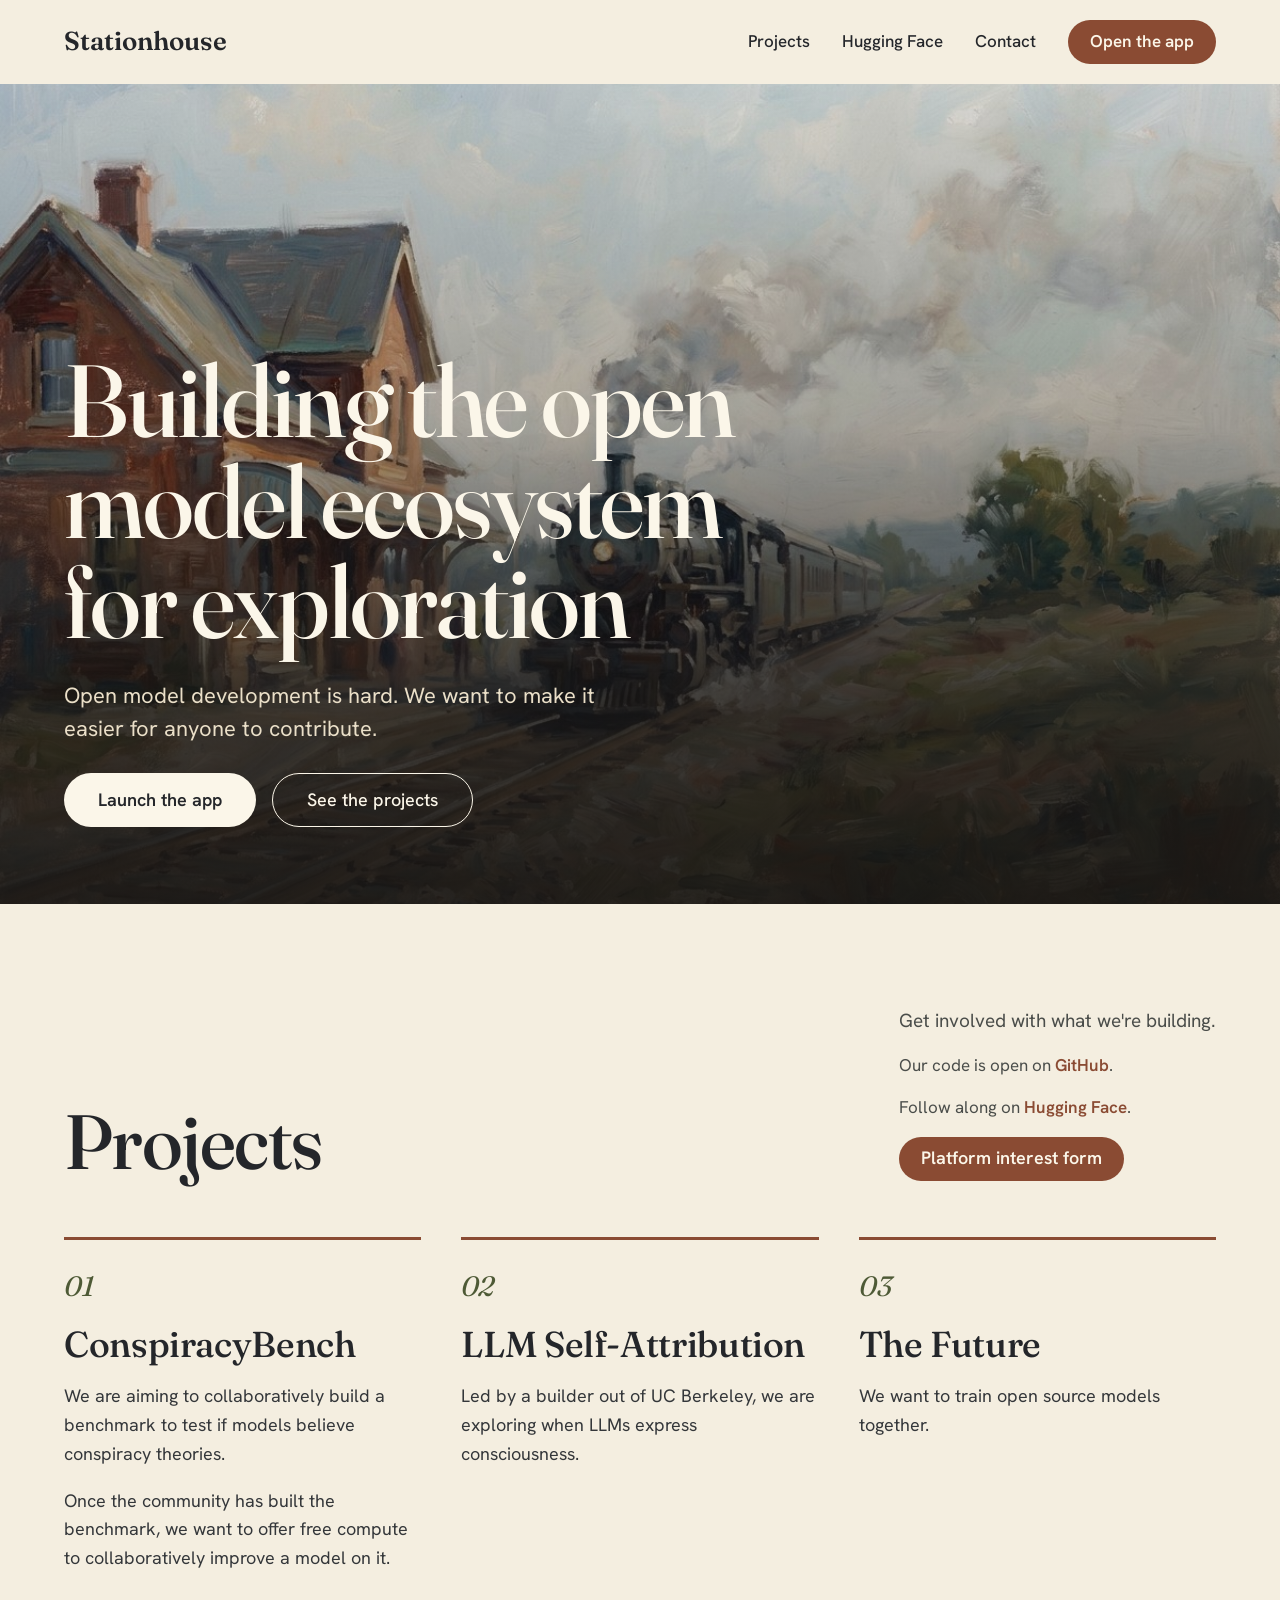
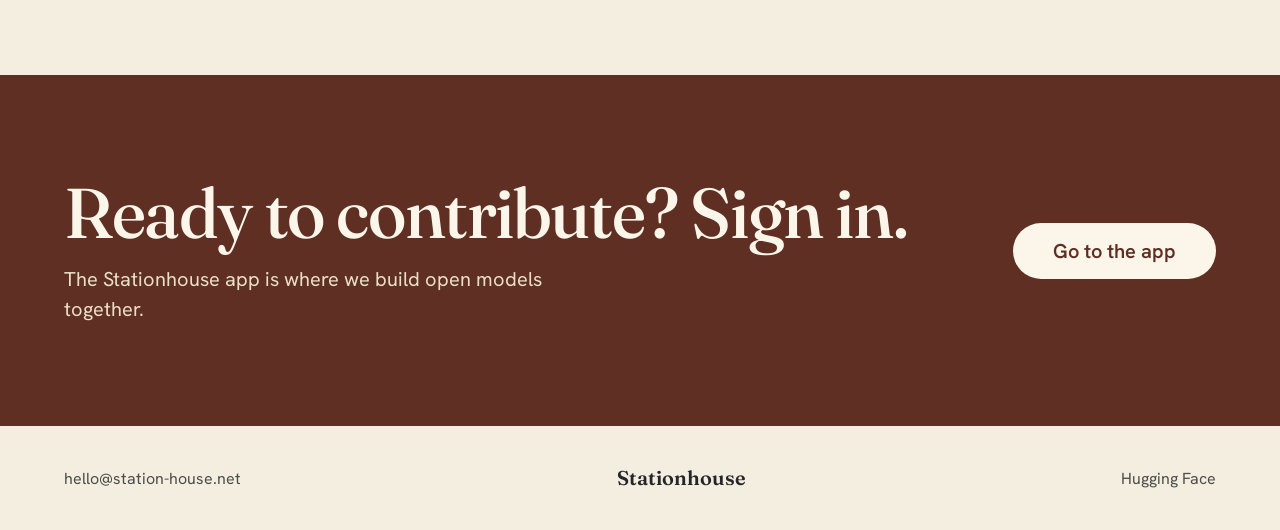
<file: index.html>
<!doctype html>
<html lang="en">
<head>
<meta charset="utf-8">
<meta name="viewport" content="width=device-width, initial-scale=1">
<title>Stationhouse</title>
<meta name="description" content="Stationhouse is building the open model ecosystem for exploration. Open model development is hard. We want to make it easier for anyone to contribute.">
<link rel="canonical" href="https://station-house.net/">
<meta property="og:type" content="website">
<meta property="og:site_name" content="Stationhouse">
<meta property="og:title" content="Stationhouse">
<meta property="og:description" content="Building the open model ecosystem for exploration. Open model development is hard. We want to make it easier for anyone to contribute.">
<meta property="og:url" content="https://station-house.net/">
<meta property="og:image" content="https://station-house.net/assets/station-house-hero.jpg">
<meta name="twitter:card" content="summary_large_image">
<link rel="icon" href="/favicon.svg" type="image/svg+xml">
<link rel="preconnect" href="https://fonts.googleapis.com">
<link rel="preconnect" href="https://fonts.gstatic.com" crossorigin>
<link rel="stylesheet" href="https://fonts.googleapis.com/css2?family=Fraunces:opsz,wght@9..144,400;9..144,500;9..144,600&amp;family=Hanken+Grotesk:wght@400;500;600&amp;display=swap">
<link rel="stylesheet" href="/style.css">
</head>
<body>

<header class="nav">
  <a class="brand" href="#top">Stationhouse</a>
  <nav>
    <a class="link" href="#projects">Projects</a>
    <a class="link" href="https://huggingface.co/Station-house">Hugging Face</a>
    <a class="link" href="mailto:hello@station-house.net">Contact</a>
    <a class="btn pill pill-accent" href="https://app.station-house.net">Open the app</a>
  </nav>
</header>

<section class="hero" id="top">
  <img src="/assets/station-house-hero.jpg" alt="Oil painting of a steam locomotive arriving at a brick railway station house">
  <div class="scrim"></div>
  <div class="inner">
    <h1>Building the open model ecosystem for exploration</h1>
    <p>Open model development is hard. We want to make it easier for anyone to contribute.</p>
    <div class="actions">
      <a class="btn pill pill-cream pill-lg" href="https://app.station-house.net">Launch the app</a>
      <a class="btn pill pill-ghost pill-lg" href="#projects">See the projects</a>
    </div>
  </div>
</section>

<section class="projects" id="projects">
  <div class="wrap">

    <div class="section-head">
      <h2>Projects</h2>
      <div class="head-aside">
        <p>Get involved with what we're building.</p>
        <p class="github-line">Our code is open on <a class="link" href="https://github.com/Station-House/">GitHub</a>.</p>
        <p class="github-line">Follow along on <a class="link" href="https://huggingface.co/Station-house">Hugging Face</a>.</p>
        <a class="btn pill pill-accent" href="https://forms.gle/CCu1CT9YJAMHdPyZ8">Platform interest form</a>
      </div>
    </div>

    <div class="grid">

      <article class="card" id="conspiracybench">
        <div class="num">01</div>
        <h3>ConspiracyBench</h3>
        <p>We are aiming to collaboratively build a benchmark to test if models believe conspiracy theories.</p>
        <p>Once the community has built the benchmark, we want to offer free compute to collaboratively improve a model on it.</p>
      </article>

      <article class="card" id="self-attribution">
        <div class="num">02</div>
        <h3>LLM Self-Attribution</h3>
        <p>Led by a builder out of UC Berkeley, we are exploring when LLMs express consciousness.</p>
      </article>

      <article class="card" id="the-future">
        <div class="num">03</div>
        <h3>The Future</h3>
        <p>We want to train open source models together.</p>
      </article>

    </div>
  </div>
</section>

<section class="band" id="app">
  <div class="wrap">
    <div class="copy">
      <h2>Ready to contribute? Sign in.</h2>
      <p>The Stationhouse app is where we build open models together.</p>
    </div>
    <a class="btn pill pill-cream" href="https://app.station-house.net">Go to the app</a>
  </div>
</section>

<footer class="foot">
  <a class="link" href="mailto:hello@station-house.net">hello@station-house.net</a>
  <span class="brand">Stationhouse</span>
  <a class="link" href="https://huggingface.co/Station-house">Hugging Face</a>
</footer>

</body>
</html>
</file>
<file: style.css>
/* Stationhouse — Horizon
   Edit colours and type in the :root block below; everything else follows. */

:root {
  --cream:      #F4EEE0;  /* page ground */
  --cream-lt:   #FBF6E9;  /* text and buttons on dark */
  --cream-dim:  #EADFC8;  /* secondary text on dark */
  --ink:        #24262A;  /* headings */
  --body:       #34373A;  /* body copy */
  --body-dim:   #4A4D4A;  /* captions, footer */
  --accent:     #8A4B33;  /* clay: rules, links, primary */
  --olive:      #4E5A36;  /* project numerals */
  --brown:      #5E2F22;  /* app band */

  --display: "Fraunces", Georgia, "Times New Roman", serif;
  --sans: "Hanken Grotesk", "Helvetica Neue", Arial, sans-serif;

  --gutter: clamp(20px, 5vw, 64px);
  --wrap: 1232px;
}

* { box-sizing: border-box; }

html { -webkit-text-size-adjust: 100%; scroll-behavior: smooth; }

body {
  margin: 0;
  background: var(--cream);
  color: var(--ink);
  font-family: var(--sans);
  font-size: 18px;
  line-height: 1.6;
  -webkit-font-smoothing: antialiased;
}

a { color: inherit; text-decoration: none; }
.link:hover { text-decoration: underline; }
.btn { transition: opacity 0.15s ease; }
.btn:hover { opacity: 0.88; }

a:focus-visible {
  outline: 2px solid var(--accent);
  outline-offset: 3px;
}

/* ---------- nav ---------- */
.nav {
  display: flex;
  flex-wrap: wrap;
  align-items: center;
  justify-content: space-between;
  gap: 16px 32px;
  padding: 20px var(--gutter);
  background: var(--cream);
}
.brand {
  font-family: var(--display);
  font-weight: 600;
  font-size: 26px;
  color: var(--ink);
}
.nav nav {
  display: flex;
  flex-wrap: wrap;
  align-items: center;
  gap: 12px 32px;
  font-size: 17px;
  font-weight: 500;
}

/* ---------- buttons ---------- */
.pill {
  display: inline-flex;
  align-items: center;
  min-height: 44px;
  padding: 0 22px;
  border-radius: 999px;
  font-weight: 600;
}
.pill-accent { background: var(--accent); color: var(--cream-lt); }
.pill-cream  { background: var(--cream-lt); color: var(--ink); }
.pill-ghost  { border: 1.5px solid var(--cream-lt); color: var(--cream-lt); font-weight: 500; }
.pill-lg { min-height: 54px; padding: 0 34px; font-size: 18px; }

/* ---------- hero ---------- */
.hero {
  position: relative;
  min-height: 820px;
  display: flex;
  flex-direction: column;
  justify-content: flex-end;
  overflow: hidden;
}
.hero img {
  position: absolute;
  inset: 0;
  width: 100%;
  height: 100%;
  object-fit: cover;
  object-position: 50% 70%;
}
.hero .scrim {
  position: absolute;
  inset: 0;
  background: linear-gradient(180deg,
    rgba(24,22,20,0.12) 0%,
    rgba(24,22,20,0.34) 42%,
    rgba(24,22,20,0.80) 74%,
    rgba(24,22,20,0.92) 100%);
}
.hero .inner {
  position: relative;
  display: flex;
  flex-direction: column;
  gap: 28px;
  padding: 64px var(--gutter) clamp(40px, 6vw, 80px);
  max-width: 1100px;
}
.hero h1 {
  margin: 0;
  font-family: var(--display);
  font-weight: 500;
  font-size: clamp(48px, 8vw, 112px);
  line-height: 0.98;
  letter-spacing: -0.02em;
  color: var(--cream-lt);
  text-wrap: balance;
}
.hero p {
  margin: 0;
  max-width: 560px;
  font-size: 22px;
  line-height: 1.5;
  color: var(--cream-dim);
}
.hero .actions { display: flex; flex-wrap: wrap; gap: 16px; }

/* ---------- projects ---------- */
.projects { padding: clamp(56px, 8vw, 112px) var(--gutter); }
.projects .wrap {
  max-width: var(--wrap);
  margin: 0 auto;
  display: flex;
  flex-direction: column;
  gap: 56px;
}
.section-head {
  display: flex;
  flex-wrap: wrap;
  align-items: flex-end;
  justify-content: space-between;
  gap: 24px;
}
.section-head h2 {
  margin: 0;
  font-family: var(--display);
  font-weight: 500;
  font-size: clamp(44px, 6vw, 80px);
  line-height: 1;
  letter-spacing: -0.02em;
}
.section-head p {
  margin: 0;
  max-width: 440px;
  font-size: 19px;
  line-height: 1.55;
  color: var(--body-dim);
}
.head-aside {
  display: flex;
  flex-direction: column;
  align-items: flex-start;
  gap: 16px;
}
.section-head .github-line { font-size: 17px; }
.github-line .link { color: var(--accent); font-weight: 600; }

.grid {
  display: grid;
  grid-template-columns: repeat(auto-fit, minmax(300px, 1fr));
  gap: 40px;
}
.card {
  display: flex;
  flex-direction: column;
  gap: 18px;
  border-top: 3px solid var(--accent);
  padding-top: 24px;
}
.card .num {
  font-family: var(--display);
  font-style: italic;
  font-size: 28px;
  color: var(--olive);
}
.card h3 {
  margin: 0;
  font-family: var(--display);
  font-weight: 500;
  font-size: 36px;
  line-height: 1.05;
  letter-spacing: -0.01em;
}
.card p { margin: 0; font-size: 18px; line-height: 1.6; color: var(--body); }
.card .cta {
  margin-top: auto;
  display: inline-flex;
  align-items: center;
  min-height: 44px;
  font-size: 18px;
  font-weight: 600;
  color: var(--accent);
  align-self: flex-start;
}

/* ---------- app band ---------- */
.band {
  background: var(--brown);
  color: var(--cream-lt);
  padding: clamp(56px, 8vw, 104px) var(--gutter);
}
.band .wrap {
  max-width: var(--wrap);
  margin: 0 auto;
  display: flex;
  flex-wrap: wrap;
  align-items: center;
  justify-content: space-between;
  gap: 32px 56px;
}
.band .copy {
  flex: 1 1 420px;
  min-width: 0;
  display: flex;
  flex-direction: column;
  gap: 16px;
}
.band h2 {
  margin: 0;
  font-family: var(--display);
  font-weight: 500;
  font-size: clamp(40px, 5.5vw, 72px);
  line-height: 1;
  letter-spacing: -0.02em;
}
.band p {
  margin: 0;
  max-width: 520px;
  font-size: 20px;
  line-height: 1.5;
  color: var(--cream-dim);
}
.band .pill { min-height: 56px; padding: 0 40px; font-size: 20px; color: var(--brown); }

/* ---------- footer ---------- */
.foot {
  margin-top: auto;
  padding: 36px var(--gutter);
  display: flex;
  flex-wrap: wrap;
  align-items: center;
  justify-content: space-between;
  gap: 16px 32px;
  font-size: 16px;
  color: var(--body-dim);
}
.foot .brand { font-size: 20px; }

@media (prefers-reduced-motion: reduce) {
  html { scroll-behavior: auto; }
  * { transition: none !important; }
}
</file>
